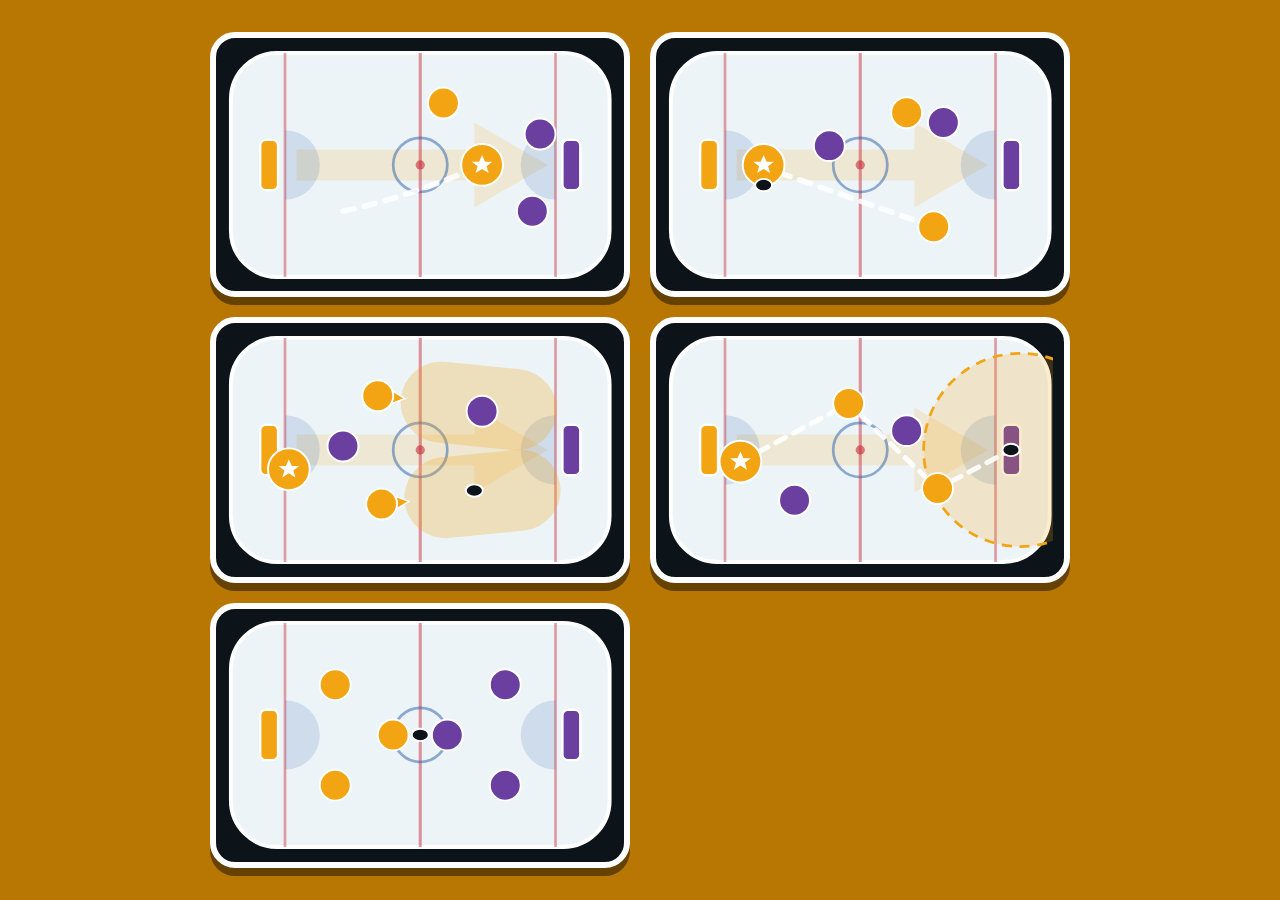
<file: index.html>
<!DOCTYPE html>
<html lang="de">
<head>
<meta charset="utf-8">
<meta name="viewport" content="width=device-width, initial-scale=1, maximum-scale=1, user-scalable=no, viewport-fit=cover">
<meta name="apple-mobile-web-app-capable" content="yes">
<meta name="apple-mobile-web-app-status-bar-style" content="black-translucent">
<meta name="apple-mobile-web-app-title" content="Taktikboard">
<meta name="theme-color" content="#16212B">
<title>Taktikboard</title>
<link rel="manifest" href="manifest.webmanifest">
<link rel="apple-touch-icon" href="icon-180.png">
<link rel="stylesheet" href="css/board.css">
</head>
<body>

<div class="start">
  <div class="kacheln" id="kacheln"></div>
</div>

<script type="module" src="js/start.js"></script>
<script src="js/offline.js"></script>
</body>
</html>
</file>
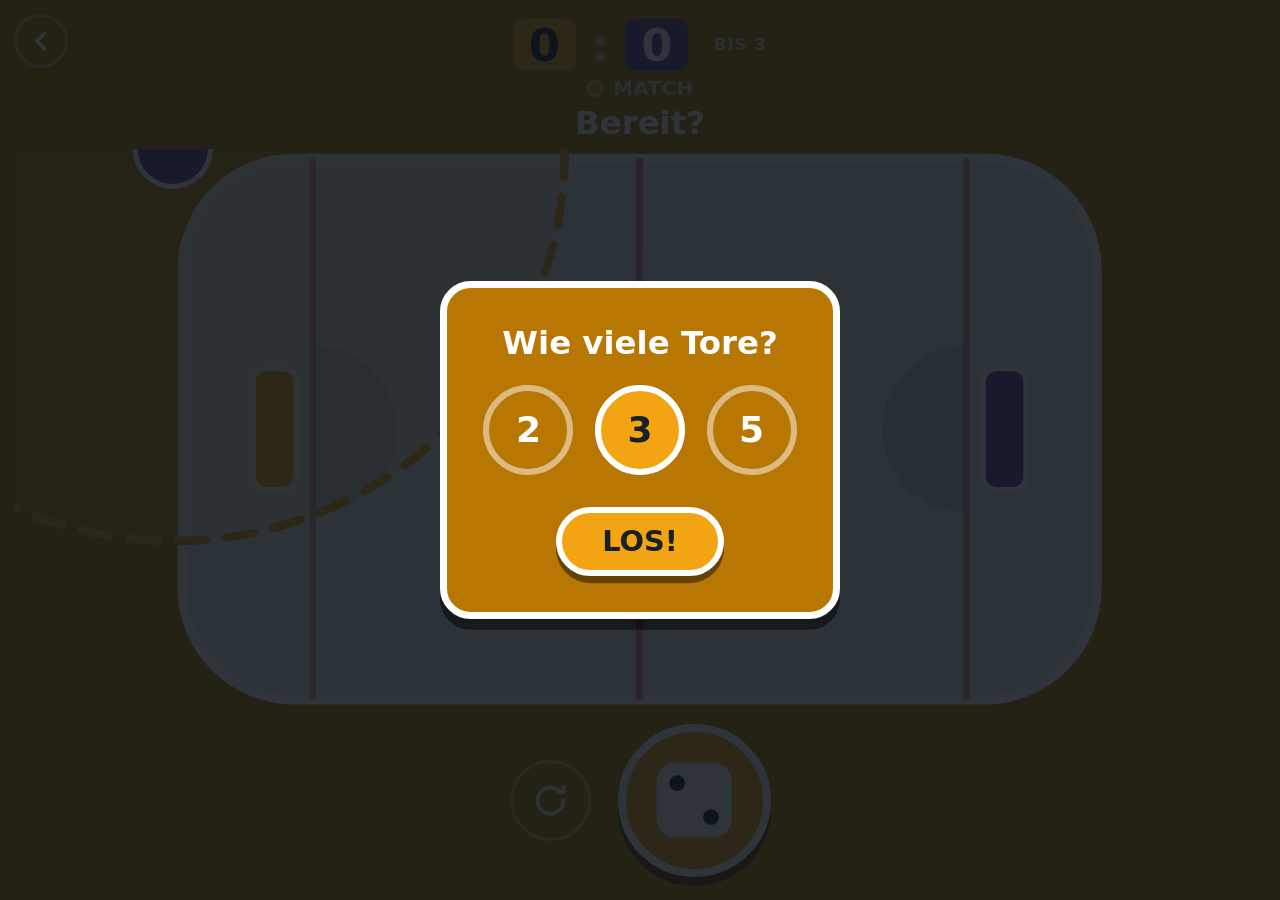
<file: match.html>
<!DOCTYPE html>
<html lang="de">
<head>
<meta charset="utf-8">
<meta name="viewport" content="width=device-width, initial-scale=1, maximum-scale=1, user-scalable=no, viewport-fit=cover">
<meta name="apple-mobile-web-app-capable" content="yes">
<meta name="apple-mobile-web-app-status-bar-style" content="black-translucent">
<meta name="apple-mobile-web-app-title" content="Taktikboard">
<meta name="theme-color" content="#16212B">
<title>Match</title>
<link rel="manifest" href="manifest.webmanifest">
<link rel="apple-touch-icon" href="icon-180.png">
<link rel="stylesheet" href="css/board.css">
</head>
<body>
<div class="rahmen">

  <div class="kopf">
    <a class="zurueck" href="index.html" aria-label="Zurück zur Auswahl">
      <svg viewBox="0 0 24 24" aria-hidden="true"><path d="M15 5 L8 12 L15 19"/></svg>
    </a>

    <div class="tafel">
      <span class="tafel-team gold"><span id="toreGold">0</span></span>
      <span class="tafel-strich">:</span>
      <span class="tafel-team violett"><span id="toreViolett">0</span></span>
      <span class="tafel-ziel" id="zielAnzeige">bis 3</span>
    </div>

    <div class="status"><span class="marke"></span><span id="statusText">Match</span></div>
    <div class="aufgabe" id="aufgabeText">Bereit?</div>
  </div>

  <div class="eisflaeche"></div>

  <div class="steuerung">
    <button class="rund-klein" id="neuKnopf" type="button" aria-label="Nochmal aufstellen">
      <svg viewBox="0 0 24 24" aria-hidden="true">
        <path d="M20 12 A8 8 0 1 1 17.3 6.1"/>
        <path d="M20 3.5 V6.6 H16.9"/>
      </svg>
    </button>
    <button class="puck-knopf wuerfel-knopf" id="wuerfelKnopf" type="button" aria-label="Würfeln">
      <svg id="wuerfelIcon" viewBox="0 0 48 48" aria-hidden="true">
        <rect x="4" y="4" width="40" height="40" rx="10" fill="#fff"/>
        <circle cx="15" cy="15" r="4.2" fill="#16212B"/>
        <circle cx="33" cy="15" r="4.2" fill="#16212B"/>
        <circle cx="24" cy="24" r="4.2" fill="#16212B"/>
        <circle cx="15" cy="33" r="4.2" fill="#16212B"/>
        <circle cx="33" cy="33" r="4.2" fill="#16212B"/>
      </svg>
    </button>
  </div>
</div>

<!-- Vor dem Anpfiff: wie viele Tore zum Sieg? -->
<div class="start-box" id="startBox">
  <div class="start-karte">
    <div class="start-titel">Wie viele Tore?</div>
    <div class="ziel-knoepfe" id="zielKnoepfe"></div>
    <button class="start-knopf" id="startKnopf" type="button">Los!</button>
  </div>
</div>

<script type="module" src="js/match.js"></script>
<script src="js/offline.js"></script>
</body>
</html>
</file>
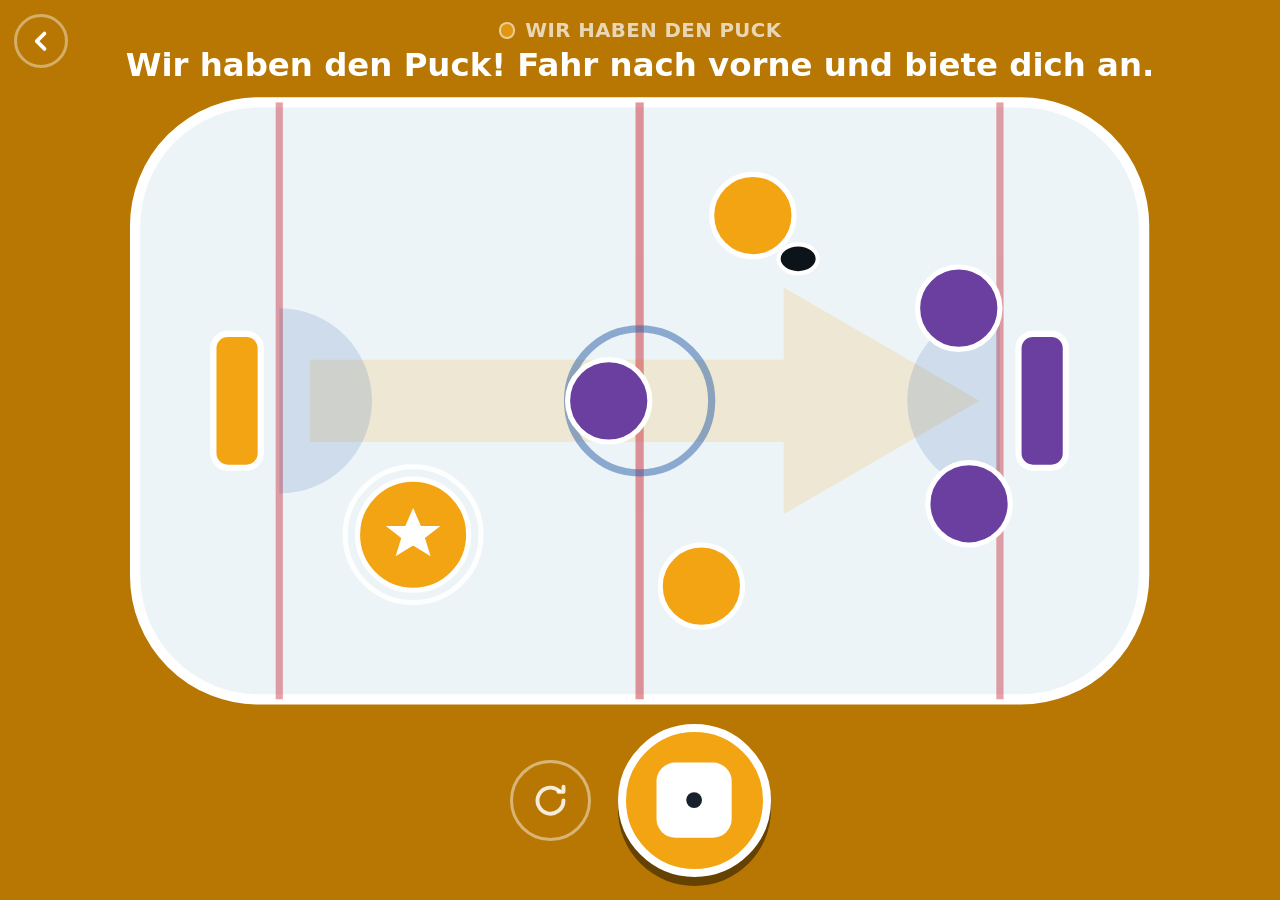
<file: stufe1.html>
<!DOCTYPE html>
<html lang="de">
<head>
<meta charset="utf-8">
<meta name="viewport" content="width=device-width, initial-scale=1, maximum-scale=1, user-scalable=no, viewport-fit=cover">
<meta name="apple-mobile-web-app-capable" content="yes">
<meta name="apple-mobile-web-app-status-bar-style" content="black-translucent">
<meta name="apple-mobile-web-app-title" content="Taktikboard">
<meta name="theme-color" content="#16212B">
<title>Wo muss ich hinfahren?</title>
<link rel="manifest" href="manifest.webmanifest">
<link rel="apple-touch-icon" href="icon-180.png">
<link rel="stylesheet" href="css/board.css">
</head>
<body>
<div class="rahmen">

  <div class="kopf">
    <a class="zurueck" href="index.html" aria-label="Zurück zur Auswahl">
      <svg viewBox="0 0 24 24" aria-hidden="true"><path d="M15 5 L8 12 L15 19"/></svg>
    </a>
    <div class="status"><span class="marke"></span><span id="statusText">Wir haben den Puck</span></div>
    <div class="aufgabe" id="aufgabeText">Fahr nach vorne und biete dich an!</div>
  </div>

  <div class="eisflaeche"></div>

  <div class="steuerung">
    <button class="rund-klein" id="neuKnopf" type="button" aria-label="Aufgabe nochmal">
      <svg viewBox="0 0 24 24" aria-hidden="true">
        <path d="M20 12 A8 8 0 1 1 17.3 6.1"/>
        <path d="M20 3.5 V6.6 H16.9"/>
      </svg>
    </button>
    <button class="puck-knopf wuerfel-knopf" id="wuerfelKnopf" type="button" aria-label="Neue Aufgabe würfeln">
      <svg id="wuerfelIcon" viewBox="0 0 48 48" aria-hidden="true">
        <rect x="4" y="4" width="40" height="40" rx="10" fill="#fff"/>
        <circle cx="15" cy="15" r="4.2" fill="#16212B"/>
        <circle cx="33" cy="15" r="4.2" fill="#16212B"/>
        <circle cx="24" cy="24" r="4.2" fill="#16212B"/>
        <circle cx="15" cy="33" r="4.2" fill="#16212B"/>
        <circle cx="33" cy="33" r="4.2" fill="#16212B"/>
      </svg>
    </button>
  </div>
</div>

<script type="module" src="js/stufe1.js"></script>
<script src="js/offline.js"></script>
</body>
</html>
</file>
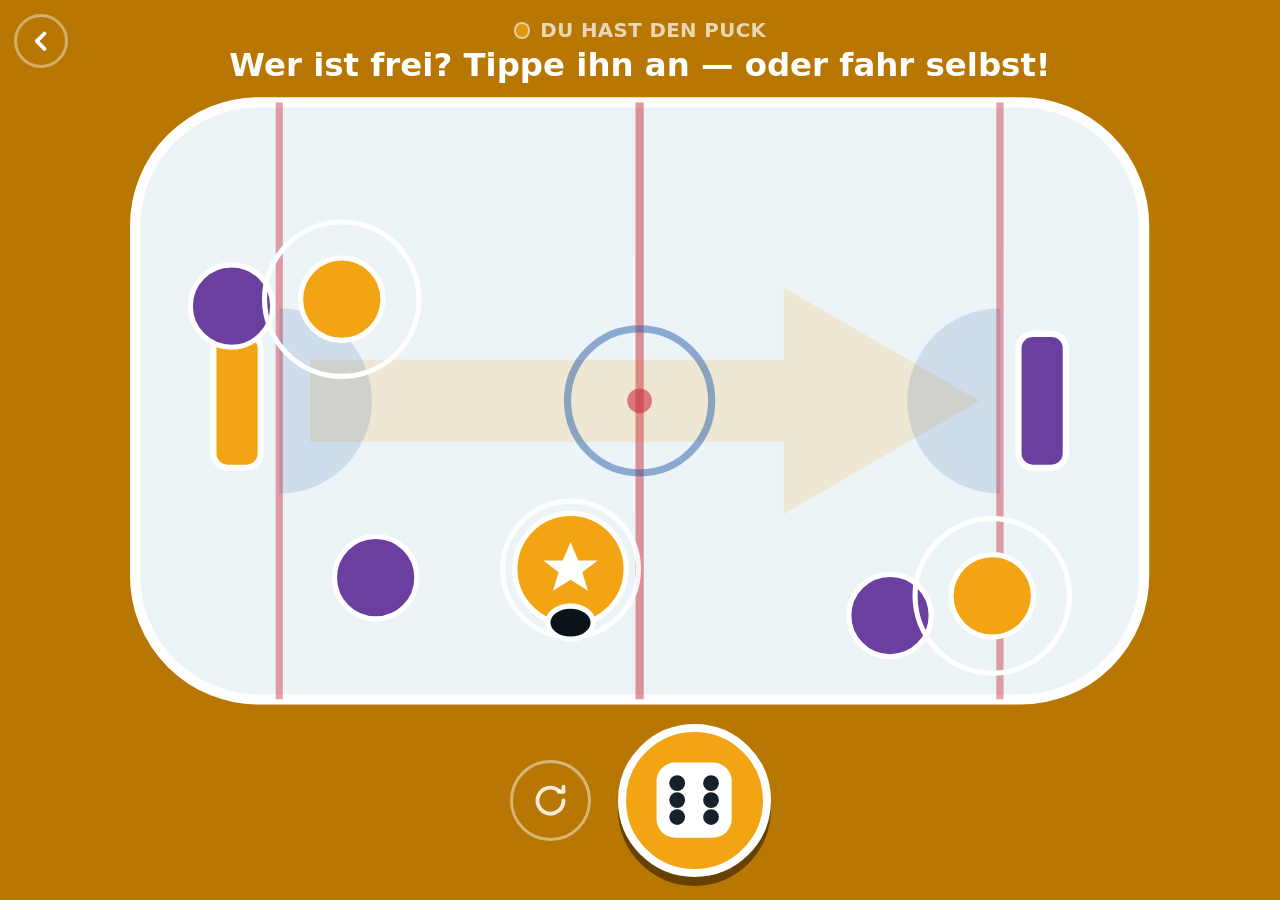
<file: stufe2.html>
<!DOCTYPE html>
<html lang="de">
<head>
<meta charset="utf-8">
<meta name="viewport" content="width=device-width, initial-scale=1, maximum-scale=1, user-scalable=no, viewport-fit=cover">
<meta name="apple-mobile-web-app-capable" content="yes">
<meta name="apple-mobile-web-app-status-bar-style" content="black-translucent">
<meta name="apple-mobile-web-app-title" content="Taktikboard">
<meta name="theme-color" content="#16212B">
<title>Wer ist frei?</title>
<link rel="manifest" href="manifest.webmanifest">
<link rel="apple-touch-icon" href="icon-180.png">
<link rel="stylesheet" href="css/board.css">
</head>
<body>
<div class="rahmen">

  <div class="kopf">
    <a class="zurueck" href="index.html" aria-label="Zurück zur Auswahl">
      <svg viewBox="0 0 24 24" aria-hidden="true"><path d="M15 5 L8 12 L15 19"/></svg>
    </a>
    <div class="status"><span class="marke"></span><span id="statusText">Du hast den Puck</span></div>
    <div class="aufgabe" id="aufgabeText">Wer ist frei? Tippe ihn an — oder fahr selbst!</div>
  </div>

  <div class="eisflaeche"></div>

  <div class="steuerung">
    <button class="rund-klein" id="neuKnopf" type="button" aria-label="Aufgabe nochmal">
      <svg viewBox="0 0 24 24" aria-hidden="true">
        <path d="M20 12 A8 8 0 1 1 17.3 6.1"/>
        <path d="M20 3.5 V6.6 H16.9"/>
      </svg>
    </button>
    <button class="puck-knopf wuerfel-knopf" id="wuerfelKnopf" type="button" aria-label="Neue Aufgabe würfeln">
      <svg id="wuerfelIcon" viewBox="0 0 48 48" aria-hidden="true">
        <rect x="4" y="4" width="40" height="40" rx="10" fill="#fff"/>
        <circle cx="15" cy="15" r="4.2" fill="#16212B"/>
        <circle cx="33" cy="15" r="4.2" fill="#16212B"/>
        <circle cx="24" cy="24" r="4.2" fill="#16212B"/>
        <circle cx="15" cy="33" r="4.2" fill="#16212B"/>
        <circle cx="33" cy="33" r="4.2" fill="#16212B"/>
      </svg>
    </button>
  </div>
</div>

<script type="module" src="js/stufe2.js"></script>
<script src="js/offline.js"></script>
</body>
</html>
</file>
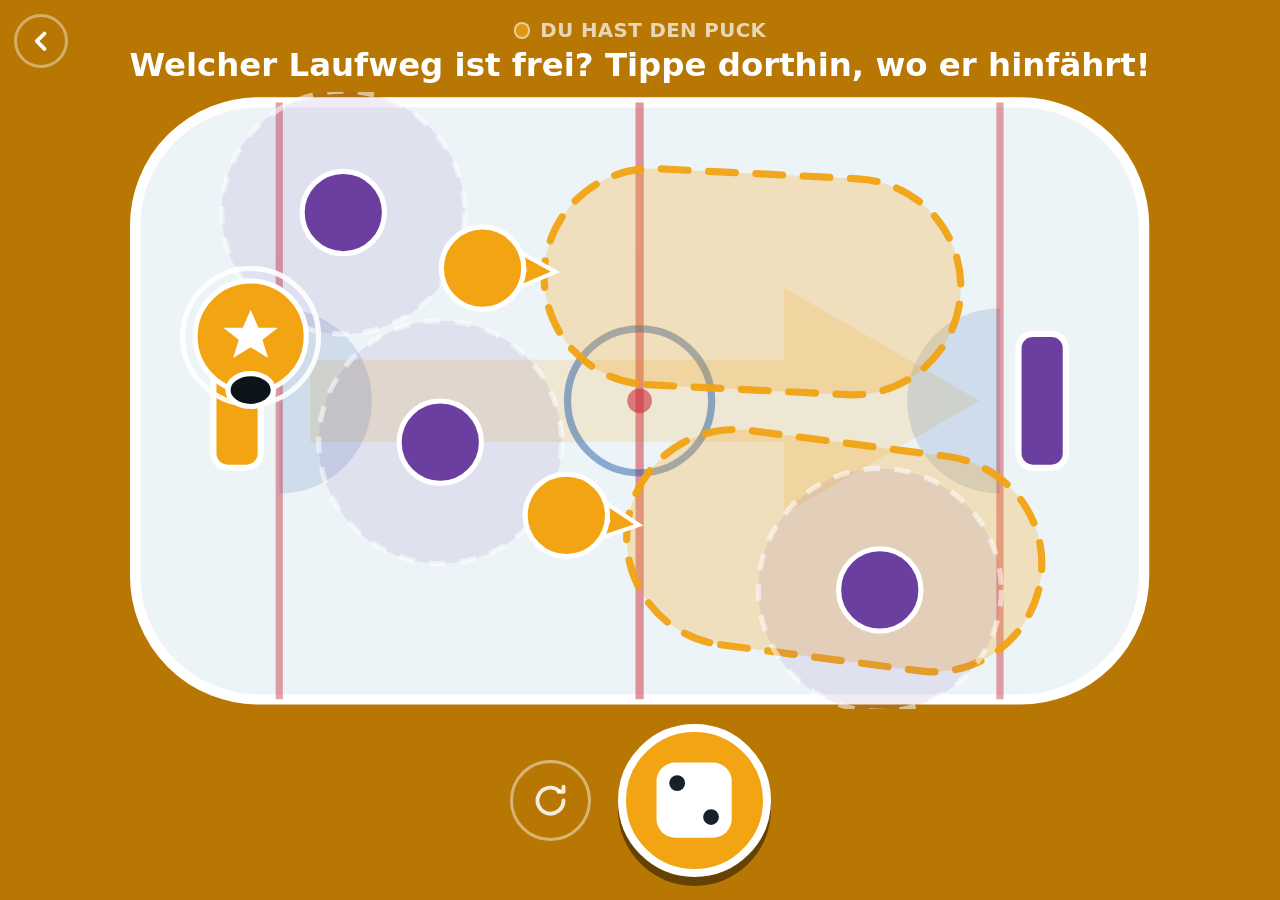
<file: stufe3.html>
<!DOCTYPE html>
<html lang="de">
<head>
<meta charset="utf-8">
<meta name="viewport" content="width=device-width, initial-scale=1, maximum-scale=1, user-scalable=no, viewport-fit=cover">
<meta name="apple-mobile-web-app-capable" content="yes">
<meta name="apple-mobile-web-app-status-bar-style" content="black-translucent">
<meta name="apple-mobile-web-app-title" content="Taktikboard">
<meta name="theme-color" content="#16212B">
<title>Pass in den freien Raum</title>
<link rel="manifest" href="manifest.webmanifest">
<link rel="apple-touch-icon" href="icon-180.png">
<link rel="stylesheet" href="css/board.css">
</head>
<body>
<div class="rahmen">

  <div class="kopf">
    <a class="zurueck" href="index.html" aria-label="Zurück zur Auswahl">
      <svg viewBox="0 0 24 24" aria-hidden="true"><path d="M15 5 L8 12 L15 19"/></svg>
    </a>
    <div class="status"><span class="marke"></span><span id="statusText">Du hast den Puck</span></div>
    <div class="aufgabe" id="aufgabeText">Welcher Laufweg ist frei? Tippe dorthin, wo er hinfährt!</div>
  </div>

  <div class="eisflaeche"></div>

  <div class="steuerung">
    <button class="rund-klein" id="neuKnopf" type="button" aria-label="Aufgabe nochmal">
      <svg viewBox="0 0 24 24" aria-hidden="true">
        <path d="M20 12 A8 8 0 1 1 17.3 6.1"/>
        <path d="M20 3.5 V6.6 H16.9"/>
      </svg>
    </button>
    <button class="puck-knopf wuerfel-knopf" id="wuerfelKnopf" type="button" aria-label="Neue Aufgabe würfeln">
      <svg id="wuerfelIcon" viewBox="0 0 48 48" aria-hidden="true">
        <rect x="4" y="4" width="40" height="40" rx="10" fill="#fff"/>
        <circle cx="15" cy="15" r="4.2" fill="#16212B"/>
        <circle cx="33" cy="15" r="4.2" fill="#16212B"/>
        <circle cx="24" cy="24" r="4.2" fill="#16212B"/>
        <circle cx="15" cy="33" r="4.2" fill="#16212B"/>
        <circle cx="33" cy="33" r="4.2" fill="#16212B"/>
      </svg>
    </button>
  </div>
</div>

<script type="module" src="js/stufe3.js"></script>
<script src="js/offline.js"></script>
</body>
</html>
</file>
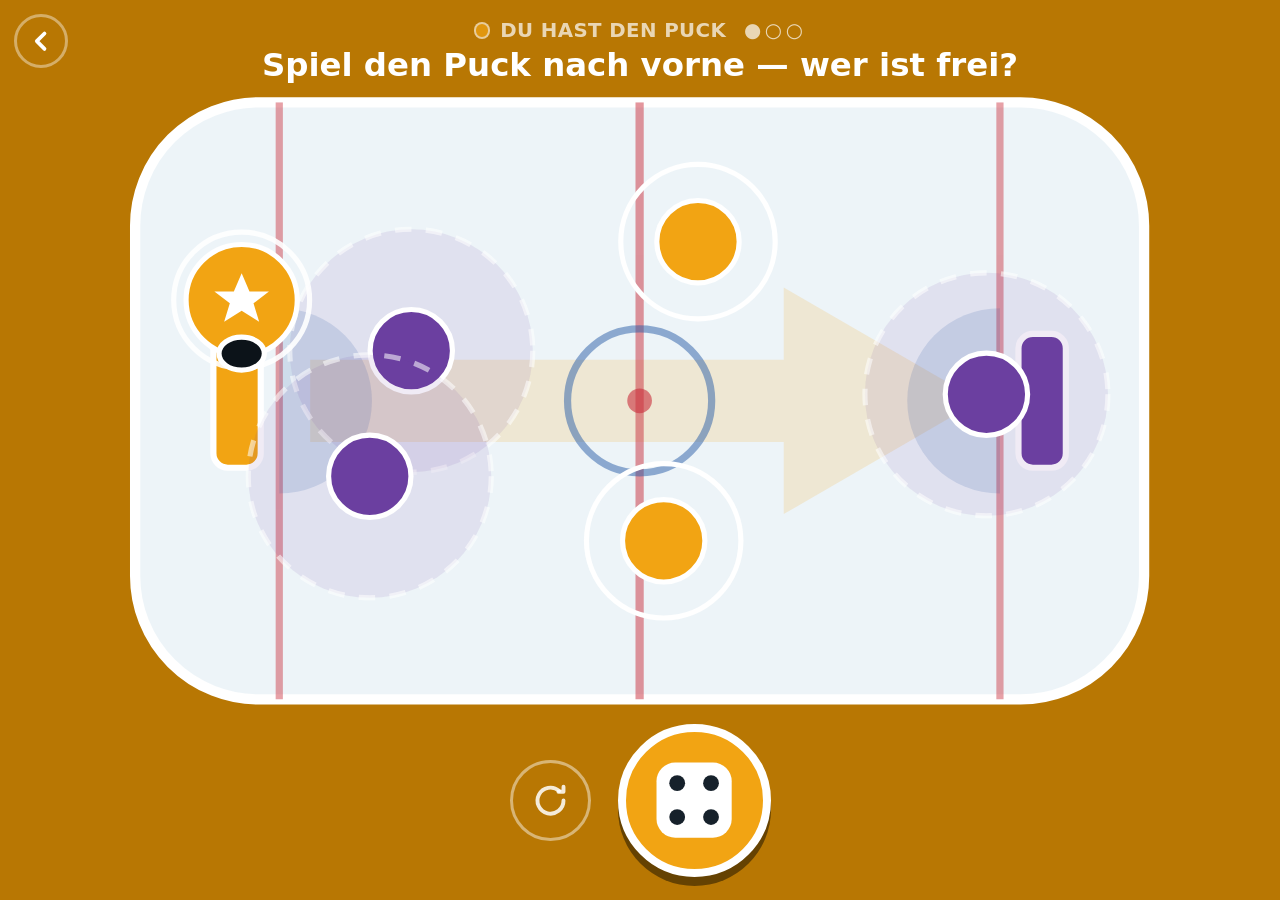
<file: stufe4.html>
<!DOCTYPE html>
<html lang="de">
<head>
<meta charset="utf-8">
<meta name="viewport" content="width=device-width, initial-scale=1, maximum-scale=1, user-scalable=no, viewport-fit=cover">
<meta name="apple-mobile-web-app-capable" content="yes">
<meta name="apple-mobile-web-app-status-bar-style" content="black-translucent">
<meta name="apple-mobile-web-app-title" content="Taktikboard">
<meta name="theme-color" content="#16212B">
<title>Der ganze Spielzug</title>
<link rel="manifest" href="manifest.webmanifest">
<link rel="apple-touch-icon" href="icon-180.png">
<link rel="stylesheet" href="css/board.css">
</head>
<body>
<div class="rahmen">

  <div class="kopf">
    <a class="zurueck" href="index.html" aria-label="Zurück zur Auswahl">
      <svg viewBox="0 0 24 24" aria-hidden="true"><path d="M15 5 L8 12 L15 19"/></svg>
    </a>
    <div class="status">
      <span class="marke"></span><span id="statusText">Du hast den Puck</span>
      <span class="schritte" id="schrittAnzeige">●○○</span>
    </div>
    <div class="aufgabe" id="aufgabeText">Spiel den Puck nach vorne — wer ist frei?</div>
  </div>

  <div class="eisflaeche"></div>

  <div class="steuerung">
    <button class="rund-klein" id="neuKnopf" type="button" aria-label="Spielzug nochmal">
      <svg viewBox="0 0 24 24" aria-hidden="true">
        <path d="M20 12 A8 8 0 1 1 17.3 6.1"/>
        <path d="M20 3.5 V6.6 H16.9"/>
      </svg>
    </button>
    <button class="puck-knopf wuerfel-knopf" id="wuerfelKnopf" type="button" aria-label="Neuen Spielzug würfeln">
      <svg id="wuerfelIcon" viewBox="0 0 48 48" aria-hidden="true">
        <rect x="4" y="4" width="40" height="40" rx="10" fill="#fff"/>
        <circle cx="15" cy="15" r="4.2" fill="#16212B"/>
        <circle cx="33" cy="15" r="4.2" fill="#16212B"/>
        <circle cx="24" cy="24" r="4.2" fill="#16212B"/>
        <circle cx="15" cy="33" r="4.2" fill="#16212B"/>
        <circle cx="33" cy="33" r="4.2" fill="#16212B"/>
      </svg>
    </button>
  </div>
</div>

<script type="module" src="js/stufe4.js"></script>
<script src="js/offline.js"></script>
</body>
</html>
</file>
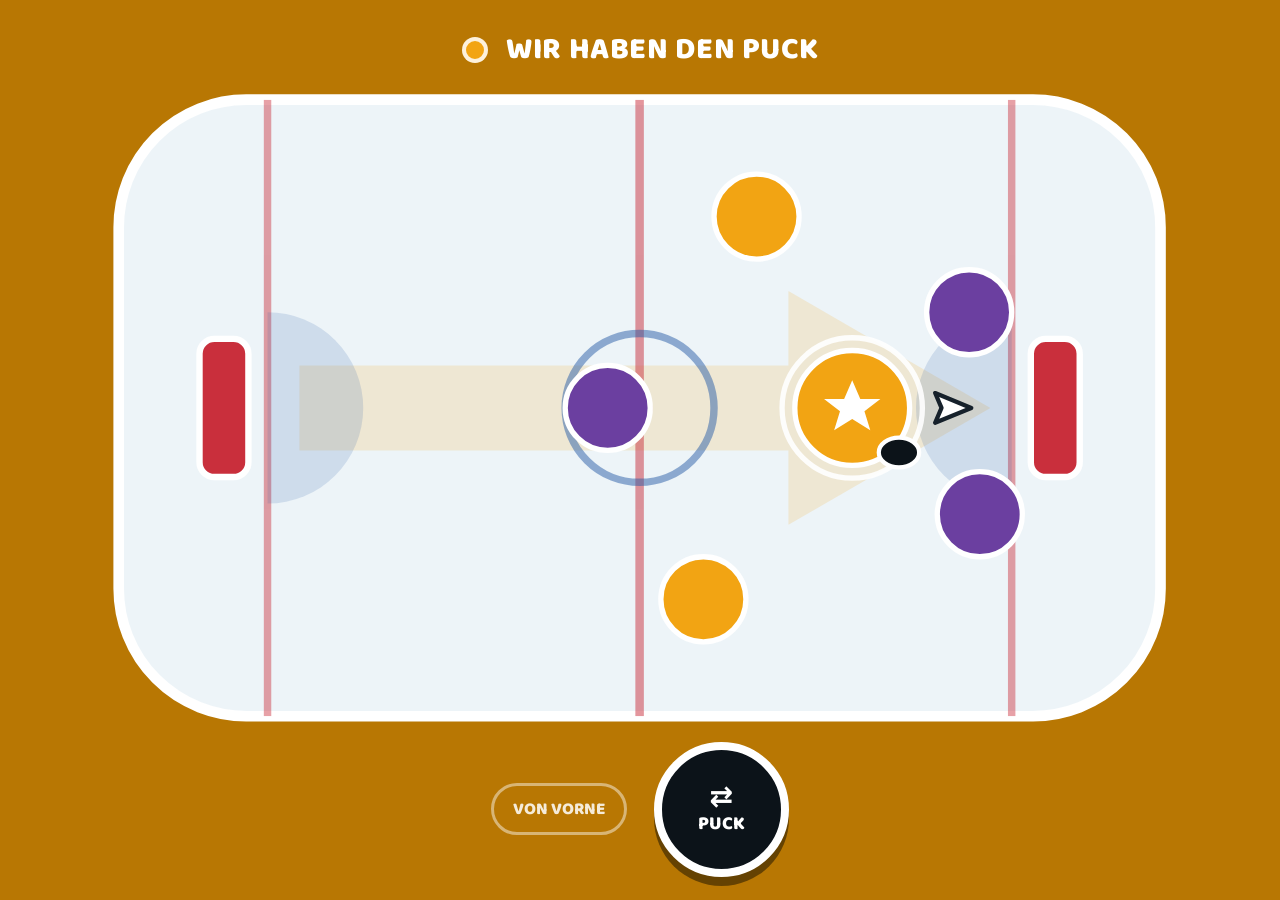
<file: taktikboard.html>
<!DOCTYPE html>
<html lang="de">
<head>
<meta charset="utf-8">
<meta name="viewport" content="width=device-width, initial-scale=1, maximum-scale=1, user-scalable=no">
<title>Taktikboard</title>
<link rel="preconnect" href="https://fonts.googleapis.com">
<link rel="preconnect" href="https://fonts.gstatic.com" crossorigin>
<link href="https://fonts.googleapis.com/css2?family=Baloo+2:wght@600;800&display=swap" rel="stylesheet">
<style>
  :root{
    --eis:#EDF4F8;
    --eis-tief:#D7E5EE;
    --bande:#16212B;
    --linie-blau:#2B5FA8;
    --linie-rot:#C92F3C;
    --wir:#F2A413;
    --wir-tief:#B87703;
    --gegner:#6B3FA0;
    --gegner-tief:#4A2977;
    --aktiv:var(--wir);
    --aktiv-tief:var(--wir-tief);
  }
  *{box-sizing:border-box;margin:0;padding:0}
  html,body{height:100%}
  body{
    background:var(--bande);
    font-family:"Baloo 2", system-ui, -apple-system, "Segoe UI", sans-serif;
    font-weight:800;
    color:#fff;
    overflow:hidden;
    -webkit-tap-highlight-color:transparent;
    touch-action:manipulation;
  }

  /* Die Bande leuchtet in der Farbe des Teams, das den Puck hat. */
  .rahmen{
    height:100%;
    display:flex;
    flex-direction:column;
    padding:clamp(8px,1.6vmin,18px);
    background:var(--aktiv-tief);
    transition:background .45s ease;
  }
  @media (prefers-reduced-motion:reduce){
    .rahmen,.token,.pfeil-gross,.ziel{transition:none !important}
  }

  .status{
    display:flex;align-items:center;justify-content:center;gap:.6em;
    padding:.35em 0 .5em;
    font-size:clamp(19px,3.4vmin,34px);
    letter-spacing:.02em;
    text-transform:uppercase;
  }
  .status .marke{
    width:.85em;height:.85em;border-radius:50%;
    background:var(--aktiv);
    border:.14em solid rgba(255,255,255,.85);
  }

  .eisflaeche{flex:1;min-height:0;display:flex;align-items:center;justify-content:center}
  svg{width:100%;height:100%;display:block}

  .token{cursor:grab;transition:transform .5s cubic-bezier(.34,1.2,.5,1)}
  .token.zieht{transition:none;cursor:grabbing}
  .token circle{stroke:#fff;stroke-width:5}
  .du-ring{fill:none;stroke:#fff;stroke-width:6;opacity:.9}
  .puls{fill:none;stroke:#fff;stroke-width:8;opacity:0}
  .ziel{transition:opacity .35s ease}
  .pfeil-gross{transition:transform .55s cubic-bezier(.34,1.1,.5,1), fill .45s ease}

  .steuerung{
    display:flex;align-items:center;justify-content:center;gap:clamp(14px,3vmin,32px);
    padding:clamp(8px,1.6vmin,16px) 0 clamp(4px,1vmin,10px);
  }
  .puck-knopf{
    width:clamp(84px,15vmin,150px);height:clamp(84px,15vmin,150px);
    border-radius:50%;
    border:clamp(5px,.9vmin,9px) solid #fff;
    background:#0C1319;
    color:#fff;
    font:inherit;
    font-size:clamp(13px,2.1vmin,22px);
    line-height:1.05;
    text-transform:uppercase;
    display:flex;flex-direction:column;align-items:center;justify-content:center;gap:.15em;
    box-shadow:0 clamp(5px,1vmin,10px) 0 rgba(0,0,0,.45);
    cursor:pointer;
  }
  .puck-knopf:active{transform:translateY(4px);box-shadow:0 2px 0 rgba(0,0,0,.45)}
  .puck-knopf .wechsel{font-size:1.5em;line-height:1}
  .neu{
    background:transparent;border:3px solid rgba(255,255,255,.45);
    color:rgba(255,255,255,.85);font:inherit;font-size:clamp(13px,1.9vmin,19px);
    text-transform:uppercase;padding:.55em 1.1em;border-radius:999px;cursor:pointer;
  }
  .neu:active{background:rgba(255,255,255,.14)}
  button:focus-visible{outline:4px solid #fff;outline-offset:4px}
</style>
</head>
<body>
<div class="rahmen" id="rahmen">

  <div class="status"><span class="marke"></span><span id="statusText">Wir haben den Puck</span></div>

  <div class="eisflaeche">
    <svg id="board" viewBox="0 0 1000 600" preserveAspectRatio="xMidYMid meet" aria-label="Eisfläche">
      <defs>
        <clipPath id="eisClip"><rect x="10" y="10" width="980" height="580" rx="120"/></clipPath>
      </defs>

      <!-- Eis -->
      <rect x="10" y="10" width="980" height="580" rx="120" fill="var(--eis)" stroke="#fff" stroke-width="10"/>
      <g clip-path="url(#eisClip)">
        <!-- Riesenpfeil: die Eisfläche selbst zeigt die Richtung -->
        <g id="pfeilGross" class="pfeil-gross" fill="var(--wir)" opacity=".16">
          <path d="M 180 260 H 640 V 190 L 830 300 L 640 410 V 340 H 180 Z"/>
        </g>
        <!-- Markierungen -->
        <line x1="500" y1="10" x2="500" y2="590" stroke="var(--linie-rot)" stroke-width="8" opacity=".5"/>
        <circle cx="500" cy="300" r="70" fill="none" stroke="var(--linie-blau)" stroke-width="7" opacity=".5"/>
        <circle cx="500" cy="300" r="12" fill="var(--linie-rot)" opacity=".6"/>
        <line x1="150" y1="10" x2="150" y2="590" stroke="var(--linie-rot)" stroke-width="7" opacity=".45"/>
        <line x1="850" y1="10" x2="850" y2="590" stroke="var(--linie-rot)" stroke-width="7" opacity=".45"/>
        <path d="M 150 210 A 90 90 0 0 1 150 390 Z" fill="var(--linie-blau)" opacity=".16"/>
        <path d="M 850 210 A 90 90 0 0 0 850 390 Z" fill="var(--linie-blau)" opacity=".16"/>
      </g>

      <!-- Tore -->
      <g stroke="#fff" stroke-width="6">
        <rect x="86" y="235" width="46" height="130" rx="14" fill="var(--linie-rot)"/>
        <rect x="868" y="235" width="46" height="130" rx="14" fill="var(--linie-rot)"/>
      </g>

      <!-- Zielzone für "Du" -->
      <g id="ziel" class="ziel">
        <circle id="zielKreis" cx="700" cy="300" r="72" fill="none" stroke="var(--wir)"
                stroke-width="9" stroke-dasharray="24 20" opacity=".85"/>
      </g>

      <g id="spieler"></g>
    </svg>
  </div>

  <div class="steuerung">
    <button class="neu" id="neuKnopf" type="button">Von vorne</button>
    <button class="puck-knopf" id="puckKnopf" type="button" aria-label="Puck wechseln">
      <span class="wechsel" aria-hidden="true">⇄</span>
      <span>Puck</span>
    </button>
  </div>
</div>

<script>
(function(){
  const svg      = document.getElementById('board');
  const gruppe   = document.getElementById('spieler');
  const rahmen   = document.getElementById('rahmen');
  const statusEl = document.getElementById('statusText');
  const zielKreis= document.getElementById('zielKreis');
  const zielG    = document.getElementById('ziel');
  const pfeilG   = document.getElementById('pfeilGross');

  const FARBE = {
    wir:     getCSS('--wir'),
    wirTief: getCSS('--wir-tief'),
    geg:     getCSS('--gegner'),
    gegTief: getCSS('--gegner-tief')
  };
  function getCSS(n){ return getComputedStyle(document.documentElement).getPropertyValue(n).trim(); }

  // Zwei Formationen: eine mit Puck, eine ohne.
  const AUFSTELLUNG = {
    wir: {
      du:   {x:700, y:300},
      mate: [{x:610, y:120},{x:560, y:480}],
      geg:  [{x:810, y:210},{x:820, y:400},{x:470, y:300}],
      puck: {x:700, y:300, an:'du'}
    },
    gegner: {
      du:   {x:300, y:300},
      mate: [{x:380, y:140},{x:360, y:465}],
      geg:  [{x:520, y:300},{x:430, y:150},{x:450, y:455}],
      puck: {x:520, y:300, an:'geg0'}
    }
  };

  let zustand = 'wir';
  let geschafft = false;

  // --- Spielfiguren bauen ---------------------------------------------------
  function token(id, r, fill, extra){
    const g = document.createElementNS('http://www.w3.org/2000/svg','g');
    g.setAttribute('class','token');
    g.setAttribute('id', id);
    const c = document.createElementNS('http://www.w3.org/2000/svg','circle');
    c.setAttribute('r', r); c.setAttribute('fill', fill);
    g.appendChild(c);
    if (extra) g.appendChild(extra);
    gruppe.appendChild(g);
    return g;
  }
  function stern(){
    const p = document.createElementNS('http://www.w3.org/2000/svg','path');
    p.setAttribute('d','M0 -26 L7.6 -8.4 L26.5 -8.4 L11.5 3.2 L17 21 L0 10.5 L-17 21 L-11.5 3.2 L-26.5 -8.4 L-7.6 -8.4 Z');
    p.setAttribute('fill','#fff');
    return p;
  }

  const gegner = AUFSTELLUNG.wir.geg.map((_,i)=> token('geg'+i, 40, FARBE.geg));
  const mates  = AUFSTELLUNG.wir.mate.map((_,i)=> token('mate'+i, 40, FARBE.wir));

  const du = token('du', 54, FARBE.wir, stern());
  const ring = document.createElementNS('http://www.w3.org/2000/svg','circle');
  ring.setAttribute('r',66); ring.setAttribute('class','du-ring'); du.appendChild(ring);
  const puls = document.createElementNS('http://www.w3.org/2000/svg','circle');
  puls.setAttribute('r',66); puls.setAttribute('class','puls'); du.appendChild(puls);

  // Richtungspfeil am eigenen Spieler
  const meinPfeil = document.createElementNS('http://www.w3.org/2000/svg','g');
  meinPfeil.innerHTML = '<path d="M -8 -14 L 26 0 L -8 14 L -2 0 Z" fill="#fff" stroke="'+
                        '#16212B" stroke-width="4" stroke-linejoin="round"/>';
  meinPfeil.setAttribute('transform','translate(86,0)');
  du.appendChild(meinPfeil);

  const puck = document.createElementNS('http://www.w3.org/2000/svg','g');
  puck.setAttribute('class','token');
  puck.innerHTML = '<ellipse rx="19" ry="14" fill="#0C1319" stroke="#fff" stroke-width="4"/>';
  gruppe.appendChild(puck);

  // --- Zustand anwenden -----------------------------------------------------
  function setze(el, p){ el.setAttribute('transform','translate('+p.x+','+p.y+')'); }

  function anwenden(){
    const a = AUFSTELLUNG[zustand];
    const istWir = zustand === 'wir';
    const farbe  = istWir ? FARBE.wir : FARBE.geg;
    const tief   = istWir ? FARBE.wirTief : FARBE.gegTief;

    document.documentElement.style.setProperty('--aktiv', farbe);
    document.documentElement.style.setProperty('--aktiv-tief', tief);
    statusEl.textContent = istWir ? 'Wir haben den Puck' : 'Sie haben den Puck';

    setze(du, a.du);
    a.mate.forEach((p,i)=> setze(mates[i], p));
    a.geg.forEach((p,i)=> setze(gegner[i], p));

    // Puck neben den Spieler legen, der ihn hat
    const halter = a.puck.an === 'du' ? a.du : a.geg[0];
    setze(puck, {x: halter.x + (istWir ? 44 : -44), y: halter.y + 42});

    // Riesenpfeil dreht sich: nach vorne oder zurück
    pfeilG.setAttribute('fill', farbe);
    pfeilG.setAttribute('transform', istWir ? 'translate(0,0)' : 'translate(1000,600) rotate(180)');
    meinPfeil.setAttribute('transform', istWir ? 'translate(86,0)' : 'translate(-86,0) rotate(180)');

    zielKreis.setAttribute('cx', a.du.x);
    zielKreis.setAttribute('cy', a.du.y);
    zielKreis.setAttribute('stroke', farbe);
    geschafft = false;
    zielG.style.opacity = 0;          // erst zeigen, wenn er den Spieler bewegt
  }

  function wechsle(){
    zustand = (zustand === 'wir') ? 'gegner' : 'wir';
    anwenden();
  }

  // --- Ziehen ---------------------------------------------------------------
  let zieht = false;
  const pos = {x:0, y:0};

  function svgPunkt(ev){
    const pt = svg.createSVGPoint();
    pt.x = ev.clientX; pt.y = ev.clientY;
    return pt.matrixTransform(svg.getScreenCTM().inverse());
  }

  du.addEventListener('pointerdown', ev=>{
    zieht = true;
    du.classList.add('zieht');
    du.setPointerCapture(ev.pointerId);
    zielG.style.opacity = geschafft ? 0 : 1;
    ev.preventDefault();
  });

  du.addEventListener('pointermove', ev=>{
    if(!zieht) return;
    const p = svgPunkt(ev);
    pos.x = Math.max(70, Math.min(930, p.x));
    pos.y = Math.max(70, Math.min(530, p.y));
    setze(du, pos);
  });

  function loslassen(ev){
    if(!zieht) return;
    zieht = false;
    du.classList.remove('zieht');
    pruefe();
  }
  du.addEventListener('pointerup', loslassen);
  du.addEventListener('pointercancel', loslassen);

  function pruefe(){
    const ziel = AUFSTELLUNG[zustand].du;
    const d = Math.hypot(pos.x - ziel.x, pos.y - ziel.y);
    if(d < 110){
      setze(du, ziel);
      zielG.style.opacity = 0;
      geschafft = true;
      jubel();
    }
  }

  function jubel(){
    puls.animate(
      [{r:66, opacity:.95, strokeWidth:10},{r:130, opacity:0, strokeWidth:2}],
      {duration:600, easing:'ease-out'}
    );
  }

  // Tastatur: Pfeiltasten bewegen den eigenen Spieler
  document.addEventListener('keydown', ev=>{
    const schritt = 25;
    const m = {ArrowLeft:[-1,0], ArrowRight:[1,0], ArrowUp:[0,-1], ArrowDown:[0,1]}[ev.key];
    if(!m) return;
    ev.preventDefault();
    const t = du.getAttribute('transform').match(/-?\d+(\.\d+)?/g).map(Number);
    pos.x = Math.max(70, Math.min(930, t[0] + m[0]*schritt));
    pos.y = Math.max(70, Math.min(530, t[1] + m[1]*schritt));
    du.classList.add('zieht');
    setze(du, pos);
    zielG.style.opacity = 1;
    clearTimeout(window.__kbTimer);
    window.__kbTimer = setTimeout(()=>{ du.classList.remove('zieht'); pruefe(); }, 220);
  });

  document.getElementById('puckKnopf').addEventListener('click', wechsle);
  document.getElementById('neuKnopf').addEventListener('click', anwenden);

  anwenden();
})();
</script>
</body>
</html>
</file>
<file: css/board.css>
/* Gemeinsames Layout für alle Stufen und die Startseite. */

:root{
  --eis:#EDF4F8;
  --eis-tief:#D7E5EE;
  --bande:#16212B;
  --linie-blau:#2B5FA8;
  --linie-rot:#C92F3C;
  --wir:#F2A413;
  --wir-tief:#B87703;
  --gegner:#6B3FA0;
  --gegner-tief:#4A2977;
  --aktiv:var(--wir);
  --aktiv-tief:var(--wir-tief);
}

*{box-sizing:border-box;margin:0;padding:0}
html,body{height:100%;height:100dvh}
body{
  background:var(--bande);
  font-family:ui-rounded, "SF Pro Rounded", "Baloo 2", system-ui, -apple-system, "Segoe UI", sans-serif;
  font-weight:800;
  color:#fff;
  overflow:hidden;
  -webkit-tap-highlight-color:transparent;
  touch-action:manipulation;
}

/* Die Bande leuchtet in der Farbe des Teams, das den Puck hat. */
.rahmen{
  height:100%;
  display:flex;
  flex-direction:column;
  padding:calc(clamp(8px,1.6vmin,18px) + env(safe-area-inset-top))
          calc(clamp(8px,1.6vmin,18px) + env(safe-area-inset-right))
          calc(clamp(8px,1.6vmin,18px) + env(safe-area-inset-bottom))
          calc(clamp(8px,1.6vmin,18px) + env(safe-area-inset-left));
  background:var(--aktiv-tief);
  transition:background .45s ease;
}
@media (prefers-reduced-motion:reduce){
  .rahmen,.token,.pfeil-gross,.kachel{transition:none !important}
}

/* --- Kopfbereich einer Stufe ------------------------------------------- */
.kopf{padding:.3em 0 .45em;text-align:center;position:relative}
.status{
  display:flex;align-items:center;justify-content:center;gap:.5em;
  font-size:clamp(14px,2.2vmin,22px);
  letter-spacing:.02em;
  text-transform:uppercase;
  opacity:.7;
}
.status .marke{
  width:.85em;height:.85em;border-radius:50%;
  background:var(--aktiv);
  border:.14em solid rgba(255,255,255,.85);
}
/* Fortschritt im Spielzug — für den Vorleser, nicht fürs Kind. */
.status .schritte{letter-spacing:.18em;margin-left:.4em}
/* Das Tor ist in Stufe 4 antippbar. */
.tor-feld{cursor:pointer}
/* Der Aufgabentext ist zum Vorlesen — deshalb groß und ruhig. */
.aufgabe{
  font-size:clamp(20px,3.6vmin,38px);
  line-height:1.15;
  margin-top:.15em;
  padding:0 2.6em;
  transition:opacity .3s ease;
}
.aufgabe.geloest{opacity:.45}

/* Zurück zur Startseite — klein, damit sie nicht der Hauptknopf ist. */
.zurueck{
  position:absolute;left:0;top:0;
  width:clamp(40px,6vmin,58px);height:clamp(40px,6vmin,58px);
  border-radius:50%;
  border:3px solid rgba(255,255,255,.4);
  background:transparent;
  display:flex;align-items:center;justify-content:center;
  cursor:pointer;
  text-decoration:none;
}
.zurueck svg{width:55%;height:55%;fill:none;stroke:#fff;stroke-width:3.4;
             stroke-linecap:round;stroke-linejoin:round}
.zurueck:active{background:rgba(255,255,255,.14)}

/* --- Eisfläche ---------------------------------------------------------- */
.eisflaeche{flex:1;min-height:0;display:flex;align-items:center;justify-content:center}
.eisflaeche svg{width:100%;height:100%;display:block}

.token{cursor:grab;touch-action:none;transition:transform .5s cubic-bezier(.34,1.2,.5,1)}
/* Mitspieler werden angetippt, nicht gezogen. */
.token.tippbar{cursor:pointer}
.token.zieht{transition:none;cursor:grabbing}
.token circle{stroke:#fff;stroke-width:5}
.du-ring{fill:none;stroke:#fff;stroke-width:6;opacity:.9}
.puls{fill:none;stroke:#fff;stroke-width:8;opacity:0}
.pfeil-gross{transition:transform .55s cubic-bezier(.34,1.1,.5,1), fill .45s ease}

/* --- Steuerung ---------------------------------------------------------- */
.steuerung{
  display:flex;align-items:center;justify-content:center;gap:clamp(14px,3vmin,32px);
  padding:clamp(8px,1.6vmin,16px) 0 clamp(4px,1vmin,10px);
}
.puck-knopf{
  width:clamp(84px,15vmin,150px);height:clamp(84px,15vmin,150px);
  border-radius:50%;
  border:clamp(5px,.9vmin,9px) solid #fff;
  background:#0C1319;
  color:#fff;
  font:inherit;
  font-size:clamp(13px,2.1vmin,22px);
  line-height:1.05;
  text-transform:uppercase;
  display:flex;flex-direction:column;align-items:center;justify-content:center;gap:.15em;
  box-shadow:0 clamp(5px,1vmin,10px) 0 rgba(0,0,0,.45);
  cursor:pointer;
}
.puck-knopf:active{transform:translateY(4px);box-shadow:0 2px 0 rgba(0,0,0,.45)}
/* Der Würfel ist der Haupt-Knopf: neue Aufgabe. Deshalb heller und größer. */
.wuerfel-knopf{
  background:var(--aktiv);
  width:clamp(96px,17vmin,168px);height:clamp(96px,17vmin,168px);
  padding:clamp(14px,2.6vmin,28px);
  transition:background .45s ease;
}
.wuerfel-knopf svg{width:100%;height:100%;display:block}
/* Nebenknopf: rund und zurückhaltend, damit er dem Würfel nicht die Schau stiehlt. */
.rund-klein{
  width:clamp(56px,9vmin,88px);height:clamp(56px,9vmin,88px);
  border-radius:50%;
  border:3px solid rgba(255,255,255,.45);
  background:transparent;
  display:flex;align-items:center;justify-content:center;
  padding:clamp(12px,2vmin,20px);
  cursor:pointer;
}
.rund-klein svg{
  width:100%;height:100%;display:block;
  fill:none;stroke:rgba(255,255,255,.85);stroke-width:2.4;
  stroke-linecap:round;stroke-linejoin:round;
}
.rund-klein:active{background:rgba(255,255,255,.14)}
/* Nach einem Puckverlust steht die Runde still. Das Kind kann nicht lesen —
   der Knopf muss sich selbst anbieten. */
.rund-klein.ruft{
  border-color:#fff;
  background:rgba(255,255,255,.16);
  animation:ruft 1.3s ease-in-out infinite;
}
.rund-klein.ruft svg{stroke:#fff}
@keyframes ruft{
  0%,100%{transform:scale(1)}
  50%    {transform:scale(1.14)}
}
@media (prefers-reduced-motion:reduce){
  .rund-klein.ruft{animation:none}
}
button:focus-visible,a:focus-visible{outline:4px solid #fff;outline-offset:4px}

/* --- Startseite --------------------------------------------------------- */
.start{
  height:100%;
  display:flex;flex-direction:column;align-items:center;justify-content:center;
  gap:clamp(14px,3vmin,34px);
  padding:calc(clamp(10px,2vmin,24px) + env(safe-area-inset-top))
          calc(clamp(10px,2vmin,24px) + env(safe-area-inset-right))
          calc(clamp(10px,2vmin,24px) + env(safe-area-inset-bottom))
          calc(clamp(10px,2vmin,24px) + env(safe-area-inset-left));
  background:var(--wir-tief);
}
/* Zwei Spalten: bei fünf Kacheln passt sonst nichts mehr auf einen
   Handybildschirm, und Scrollen ist für ein Kind die schlechtere Lösung. */
.kacheln{
  display:grid;
  grid-template-columns:repeat(2, 1fr);
  gap:clamp(10px,2.2vmin,26px);
  width:100%;
  max-width:min(96vw, 860px);
  align-items:start;
  justify-items:stretch;
}
/* Bewusst nur Bild, kein Text — er kann noch nicht lesen. */
.kachel{
  width:100%;
  border:clamp(4px,.7vmin,8px) solid #fff;
  border-radius:clamp(16px,2.8vmin,32px);
  background:#0C1319;
  padding:clamp(6px,1.2vmin,14px);
  box-shadow:0 clamp(5px,.9vmin,11px) 0 rgba(0,0,0,.45);
  cursor:pointer;
  display:block;
  transition:transform .18s ease;
}
.kachel:active{transform:translateY(5px);box-shadow:0 2px 0 rgba(0,0,0,.45)}
.kachel svg{width:100%;height:auto;display:block;border-radius:clamp(10px,1.8vmin,20px)}

/* --- Match ---------------------------------------------------------------- */

/* Punktetafel über dem Eis */
.tafel{
  display:flex;align-items:center;justify-content:center;gap:.35em;
  font-size:clamp(26px,5vmin,52px);
  line-height:1;
  padding-bottom:.12em;
}
.tafel-team{
  min-width:1.4em;text-align:center;
  padding:.08em .22em;border-radius:.24em;
  color:#16212B;
}
.tafel-team.gold{background:var(--wir)}
.tafel-team.violett{background:var(--gegner);color:#fff}
.tafel-strich{opacity:.6}
.tafel-ziel{
  font-size:.36em;opacity:.7;text-transform:uppercase;
  letter-spacing:.08em;margin-left:.6em;
}

/* Der Ring zeigt: dieser Spieler ist noch nicht gesetzt.
   Farbe kommt aus der Mannschaftszugehörigkeit, volle Deckkraft wie die
   Spielsteine selbst — halbtransparent geht auf dem hellen Eis unter,
   erst recht heruntergerechnet auf Handygröße.
   Wer am Zug ist, erkennt man am Pulsieren, nicht an der Deckkraft. */
.wahl-ring{
  fill:none;stroke-width:20;stroke-dasharray:32 22;stroke-linecap:round;opacity:0;
}
.token.gold    .wahl-ring{stroke:var(--wir)}
.token.violett .wahl-ring{stroke:var(--gegner)}
.token.offen .wahl-ring{opacity:1}
.token.offen.am-zug .wahl-ring{animation:wahlPuls 1.3s ease-in-out infinite}
@keyframes wahlPuls{
  0%,100%{transform:scale(1)}
  50%    {transform:scale(1.10)}
}
@media (prefers-reduced-motion:reduce){
  .token.offen.am-zug .wahl-ring{animation:none}
}

/* Startkarte: wie viele Tore zum Sieg */
.start-box{
  position:fixed;inset:0;
  background:rgba(12,19,25,.86);
  display:flex;align-items:center;justify-content:center;
  padding:2em;
}
.start-karte{
  background:var(--wir-tief);
  border:clamp(4px,.8vmin,8px) solid #fff;
  border-radius:clamp(20px,3.4vmin,36px);
  padding:clamp(20px,4vmin,44px);
  text-align:center;
  box-shadow:0 clamp(6px,1.2vmin,14px) 0 rgba(0,0,0,.5);
}
.start-titel{font-size:clamp(20px,3.6vmin,36px);margin-bottom:.7em}
.ziel-knoepfe{display:flex;gap:clamp(12px,2.4vmin,26px);justify-content:center}
.ziel-knopf{
  width:clamp(62px,10vmin,104px);height:clamp(62px,10vmin,104px);
  border-radius:50%;
  border:clamp(4px,.7vmin,7px) solid rgba(255,255,255,.5);
  background:transparent;color:#fff;font:inherit;
  font-size:clamp(24px,4vmin,44px);cursor:pointer;
}
.ziel-knopf.gewaehlt{background:var(--wir);color:#16212B;border-color:#fff}
.start-knopf{
  margin-top:1.1em;
  border:clamp(4px,.7vmin,7px) solid #fff;
  background:var(--wir);color:#16212B;font:inherit;
  font-size:clamp(20px,3.2vmin,34px);
  text-transform:uppercase;
  padding:.4em 1.4em;border-radius:999px;cursor:pointer;
  box-shadow:0 clamp(4px,.8vmin,9px) 0 rgba(0,0,0,.45);
}
.start-knopf:active{transform:translateY(3px);box-shadow:0 2px 0 rgba(0,0,0,.45)}

/* Reichweite des Puckführenden — was man sieht, ist was gilt.
   transform-box/-origin sind nötig, damit das Aufwachsen um den
   Kreismittelpunkt läuft und nicht um den SVG-Nullpunkt. Die Größe
   wird über transform animiert, nicht über r: animierte SVG-Geometrie
   ist in iOS-Safari unzuverlässig. */
.reichweite{
  fill:var(--aktiv);fill-opacity:.13;
  stroke:var(--aktiv);stroke-width:9;
  stroke-dasharray:30 22;stroke-linecap:round;
  pointer-events:none;
  transform-box:fill-box;
  transform-origin:center;
  transition:fill .35s ease, stroke .35s ease;
}

/* Pass- und Schusslinie — sie macht sichtbar, warum ein Gegner abfangen
   konnte. Kräftig und voll deckend: heruntergerechnet auf Handygröße
   bleiben von 8 Einheiten keine drei Bildschirmpixel übrig. Weißer Kern
   auf dunklem Rand, damit sie auf Eis und auf Spielsteinen liest. */
.spiellinie{
  stroke:#0C1319;stroke-width:18;
  stroke-dasharray:30 20;stroke-linecap:round;
  opacity:1;pointer-events:none;display:none;
}
.spiellinie-kern{
  stroke:#fff;stroke-width:7;
  stroke-dasharray:30 20;stroke-linecap:round;
  opacity:1;pointer-events:none;display:none;
}
</file>
